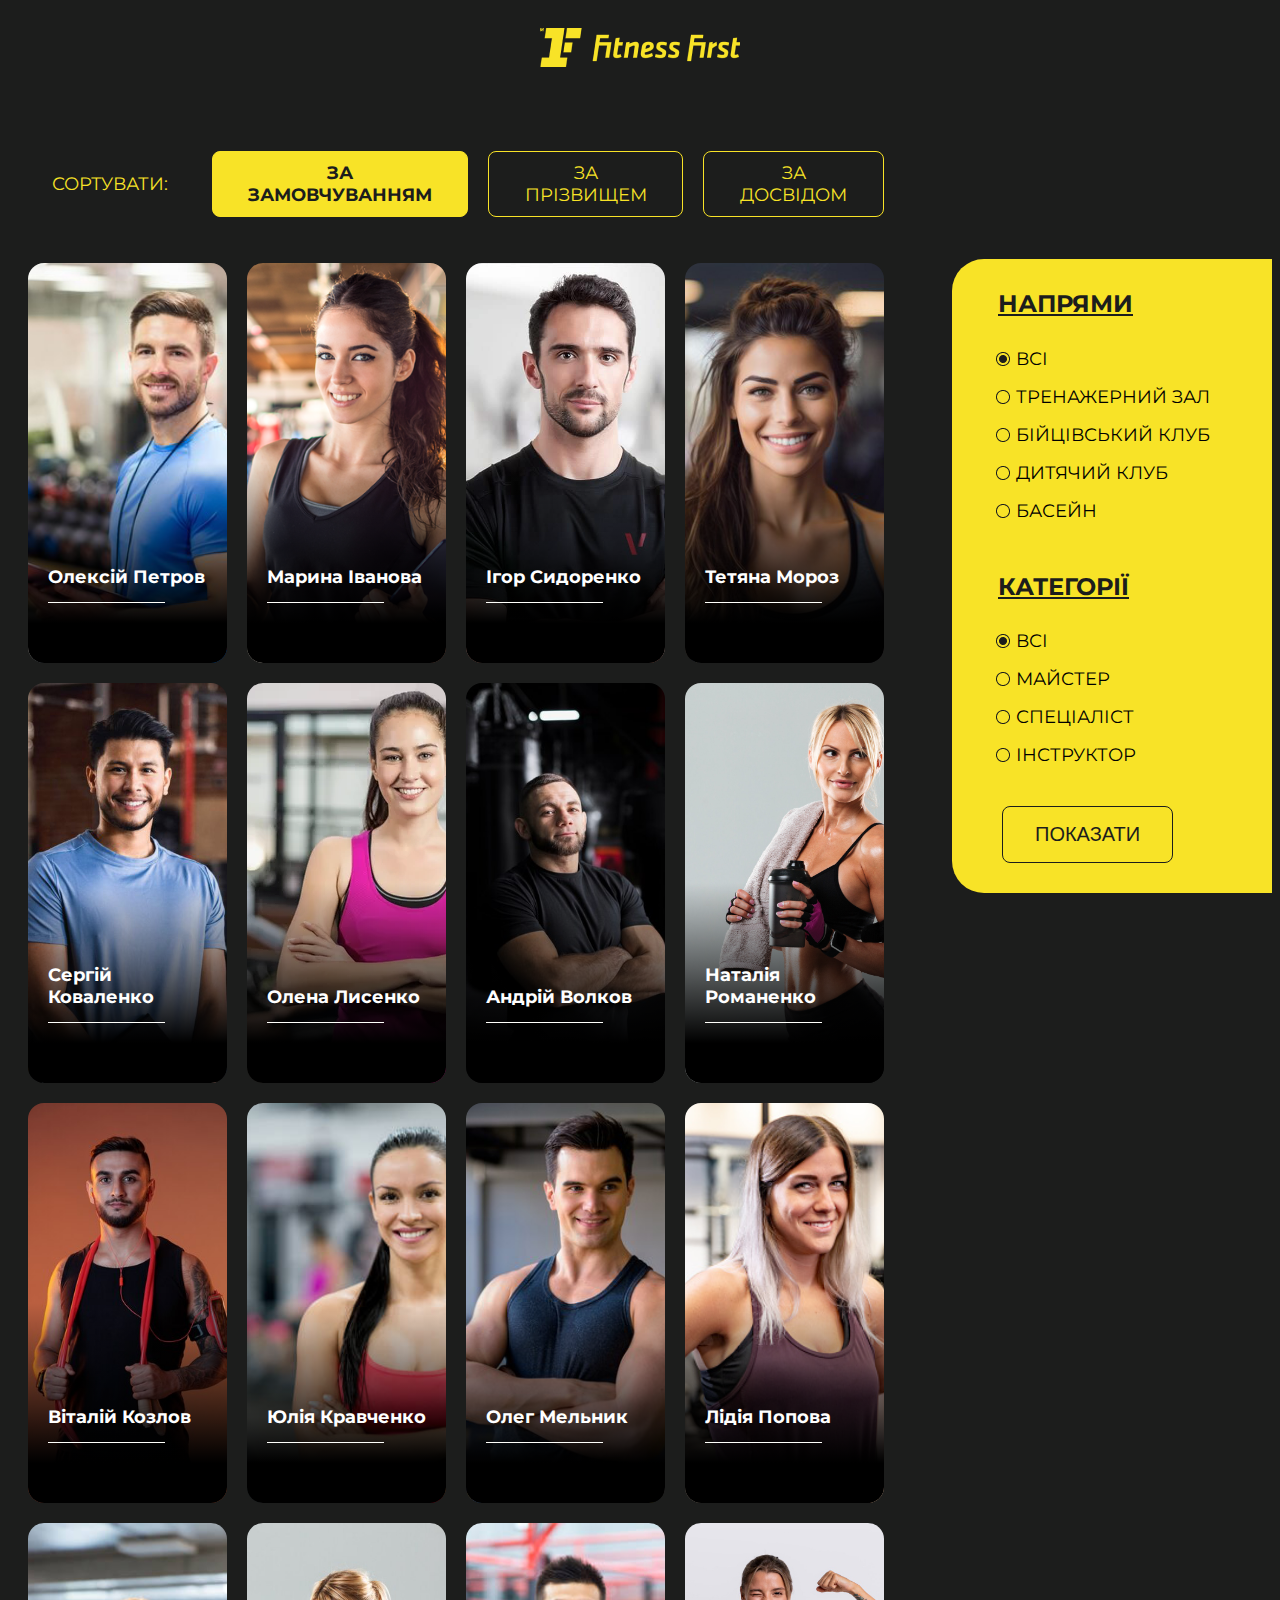
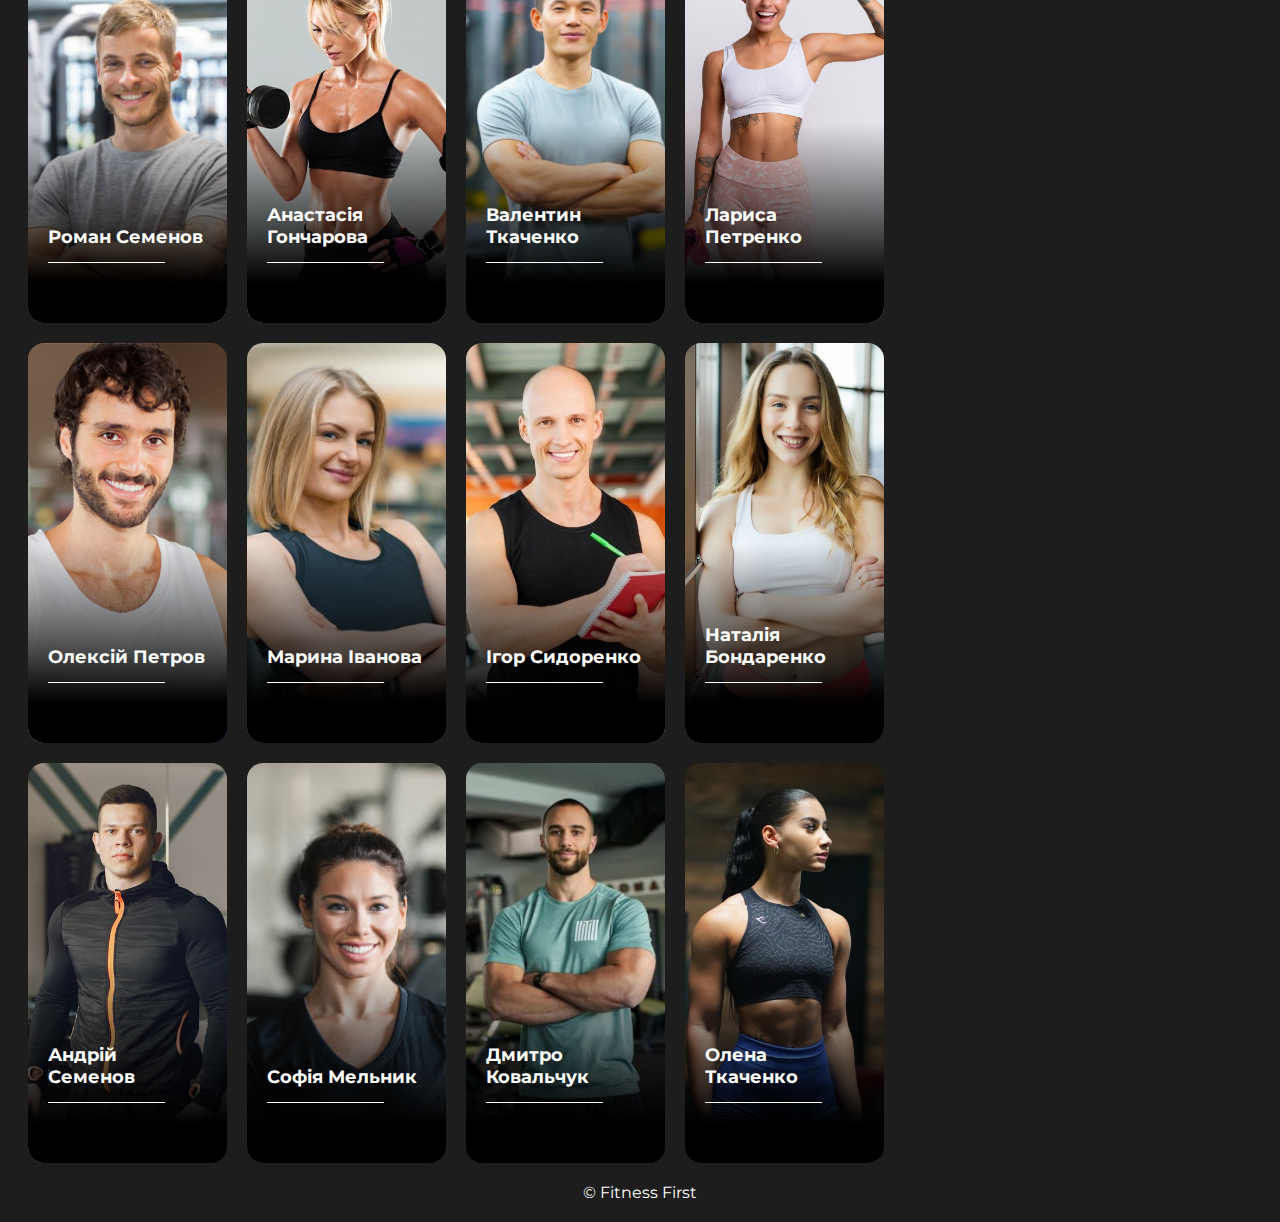
<file: index.html>
<!DOCTYPE html>
<html lang="en">
	<head>
		<meta charset="UTF-8" />
		<meta name="viewport" content="width=device-width, initial-scale=1.0" />
		<title>Document</title>

		<link
			rel="apple-touch-icon"
			sizes="180x180"
			href="./favicons/apple-touch-icon.jpg"
		/>
		<link
			rel="icon"
			type="image/jpg"
			sizes="32x32"
			href="./favicons/favicon-32x32.jpg"
		/>
		<link
			rel="icon"
			type="image/jpg"
			sizes="16x16"
			href="./favicons/favicon-16x16.jpg"
		/>
		<link rel="manifest" href="./favicons/site.webmanifest" />
		<link
			rel="mask-icon"
			href="./favicons/safari-pinned-tab.svg"
			color="#5bbad5"
		/>
		<meta name="msapplication-TileColor" content="#2b5797" />
		<meta name="theme-color" content="#473a3a" />

		<link rel="preconnect" href="https://fonts.googleapis.com" />
		<link rel="preconnect" href="https://fonts.gstatic.com" crossorigin />

		<link rel="stylesheet" href="./css/index.css" />
		<link
			href="https://fonts.googleapis.com/css2?family=Montserrat:wght@400;500;700&display=swap"
			rel="stylesheet"
		/>
	</head>
	<body>
		<header class="page-header">
			<a href="index.html" class="logo">
				<img
					src="./img/logo.png"
					alt=""
					class="logo__img"
					width="200"
					height="39"
				/>
			</a>
		</header>

		<div class="page-wrapper">
			<main class="page-main">
				<section class="sorting" hidden>
					<p class="sorting__element sorting__title">СОРТУВАТИ:</p>

					<button
						class="sorting__element sorting__btn sorting__btn--active"
						type="button"
:
					>
						ЗА замовчуванням
					</button>

					<button class="sorting__element sorting__btn" type="button">
						ЗА ПРІЗВИЩЕМ
					</button>

					<button class="sorting__element sorting__btn" type="button">
						ЗА ДОСВІДОМ
					</button>
				</section>

				<section class="trainers-cards">
					<ul class="trainers-cards__container">
						<!-- Контейнер для карток тренерів -->
					</ul>
				</section>
			</main>

			<aside class="sidebar" hidden>
				<form class="sidebar__filters filters">
					<fieldset class="filters__fieldset">
						<legend class="filters__legend">НАПРЯМИ</legend>

						<input
							class="filters__input"
							type="radio"
							name="direction"
							id="all-direction"
							value="all"
							checked
						/>
						<label for="all-direction" class="filters__label"> ВСІ </label>

						<input
							class="filters__input"
							type="radio"
							name="direction"
							id="gym"
							value="gym"
						/>
						<label for="gym" class="filters__label"> ТРЕНАЖЕРНИЙ ЗАЛ </label>

						<input
							class="filters__input"
							type="radio"
							name="direction"
							id="fight-club"
							value="fight club"
						/>
						<label for="fight-club" class="filters__label">
							БІЙЦІВСЬКИЙ КЛУБ
						</label>

						<input
							class="filters__input"
							type="radio"
							name="direction"
							id="kids-club"
							value="kids club"
						/>
						<label for="kids-club" class="filters__label"> ДИТЯЧИЙ КЛУБ </label>

						<input
							class="filters__input"
							type="radio"
							name="direction"
							id="swimming-pool"
							value="swimming pool"
						/>
						<label for="swimming-pool" class="filters__label"> БАСЕЙН </label>
					</fieldset>

					<fieldset class="filters__fieldset">
						<legend class="filters__legend">КАТЕГОРІЇ</legend>

						<input
							class="filters__input"
							type="radio"
							name="category"
							id="all-category"
							value="all"
							checked
						/>
						<label for="all-category" class="filters__label"> ВСІ </label>

						<input
							class="filters__input"
							type="radio"
							name="category"
							id="master"
							value="master"
						/>
						<label for="master" class="filters__label"> МАЙСТЕР </label>

						<input
							class="filters__input"
							type="radio"
							name="category"
							id="specialist"
							value="specialist"
						/>
						<label for="specialist" class="filters__label"> СПЕЦІАЛІСТ </label>

						<input
							class="filters__input"
							type="radio"
							name="category"
							id="instructor"
							value="instructor"
						/>
						<label for="instructor" class="filters__label"> ІНСТРУКТОР </label>
					</fieldset>

					<input type="submit" value="ПОКАЗАТИ" class="filters__submit" />
				</form>
			</aside>
		</div>

		<footer class="page__footer">
			<p class="copyright">&copy; Fitness First</p>
		</footer>

		<template id="modal-template">
			<div class="modal">
				<div class="modal__body">
					<img
						src="./img/trainers/trainer-m1.jpg"
						alt=""
						class="modal__img"
						width="280"
						height="360"
					/>
					<div class="modal__description">
						<p class="modal__name">Мануйленко Артем</p>
						<p class="modal__point modal__point--category">
							Категорія: інструктор
						</p>
						<p class="modal__point modal__point--experience">Досвід: 8 років</p>
						<p class="modal__point modal__point--specialization">
							Напрям тренера: Тренажерний зал
						</p>
						<p class="modal__text">
							Артем спеціалізується на функціональному тренуванні. Він розробив
							власну систему вправ для зміцнення корпусу. Його учні завжди
							отримують видимі результати.
						</p>
					</div>

					<button class="modal__close">
						<svg
							xmlns="http://www.w3.org/2000/svg"
							width="30"
							height="30"
							viewBox="0 0 72 72"
						>
							<path
								d="M 19 15 C 17.977 15 16.951875 15.390875 16.171875 16.171875 C 14.609875 17.733875 14.609875 20.266125 16.171875 21.828125 L 30.34375 36 L 16.171875 50.171875 C 14.609875 51.733875 14.609875 54.266125 16.171875 55.828125 C 16.951875 56.608125 17.977 57 19 57 C 20.023 57 21.048125 56.609125 21.828125 55.828125 L 36 41.65625 L 50.171875 55.828125 C 51.731875 57.390125 54.267125 57.390125 55.828125 55.828125 C 57.391125 54.265125 57.391125 51.734875 55.828125 50.171875 L 41.65625 36 L 55.828125 21.828125 C 57.390125 20.266125 57.390125 17.733875 55.828125 16.171875 C 54.268125 14.610875 51.731875 14.609875 50.171875 16.171875 L 36 30.34375 L 21.828125 16.171875 C 21.048125 15.391875 20.023 15 19 15 z"
							></path>
						</svg>
					</button>
				</div>
			</div>
		</template>

		<template id="trainer-card">
			<li class="trainer">
				<img
					src="./img/trainers/trainer-m12.png"
					alt=""
					class="trainer__img"
					width="280"
					height="300"
				/>
				<p class="trainer__name">Мануйленко Артем</p>

				<button class="trainer__show-more" type="button">ПОКАЗАТИ</button>
			</li>
		</template>

		<script src="./js/index.js"></script>
	</body>
</html>
</file>
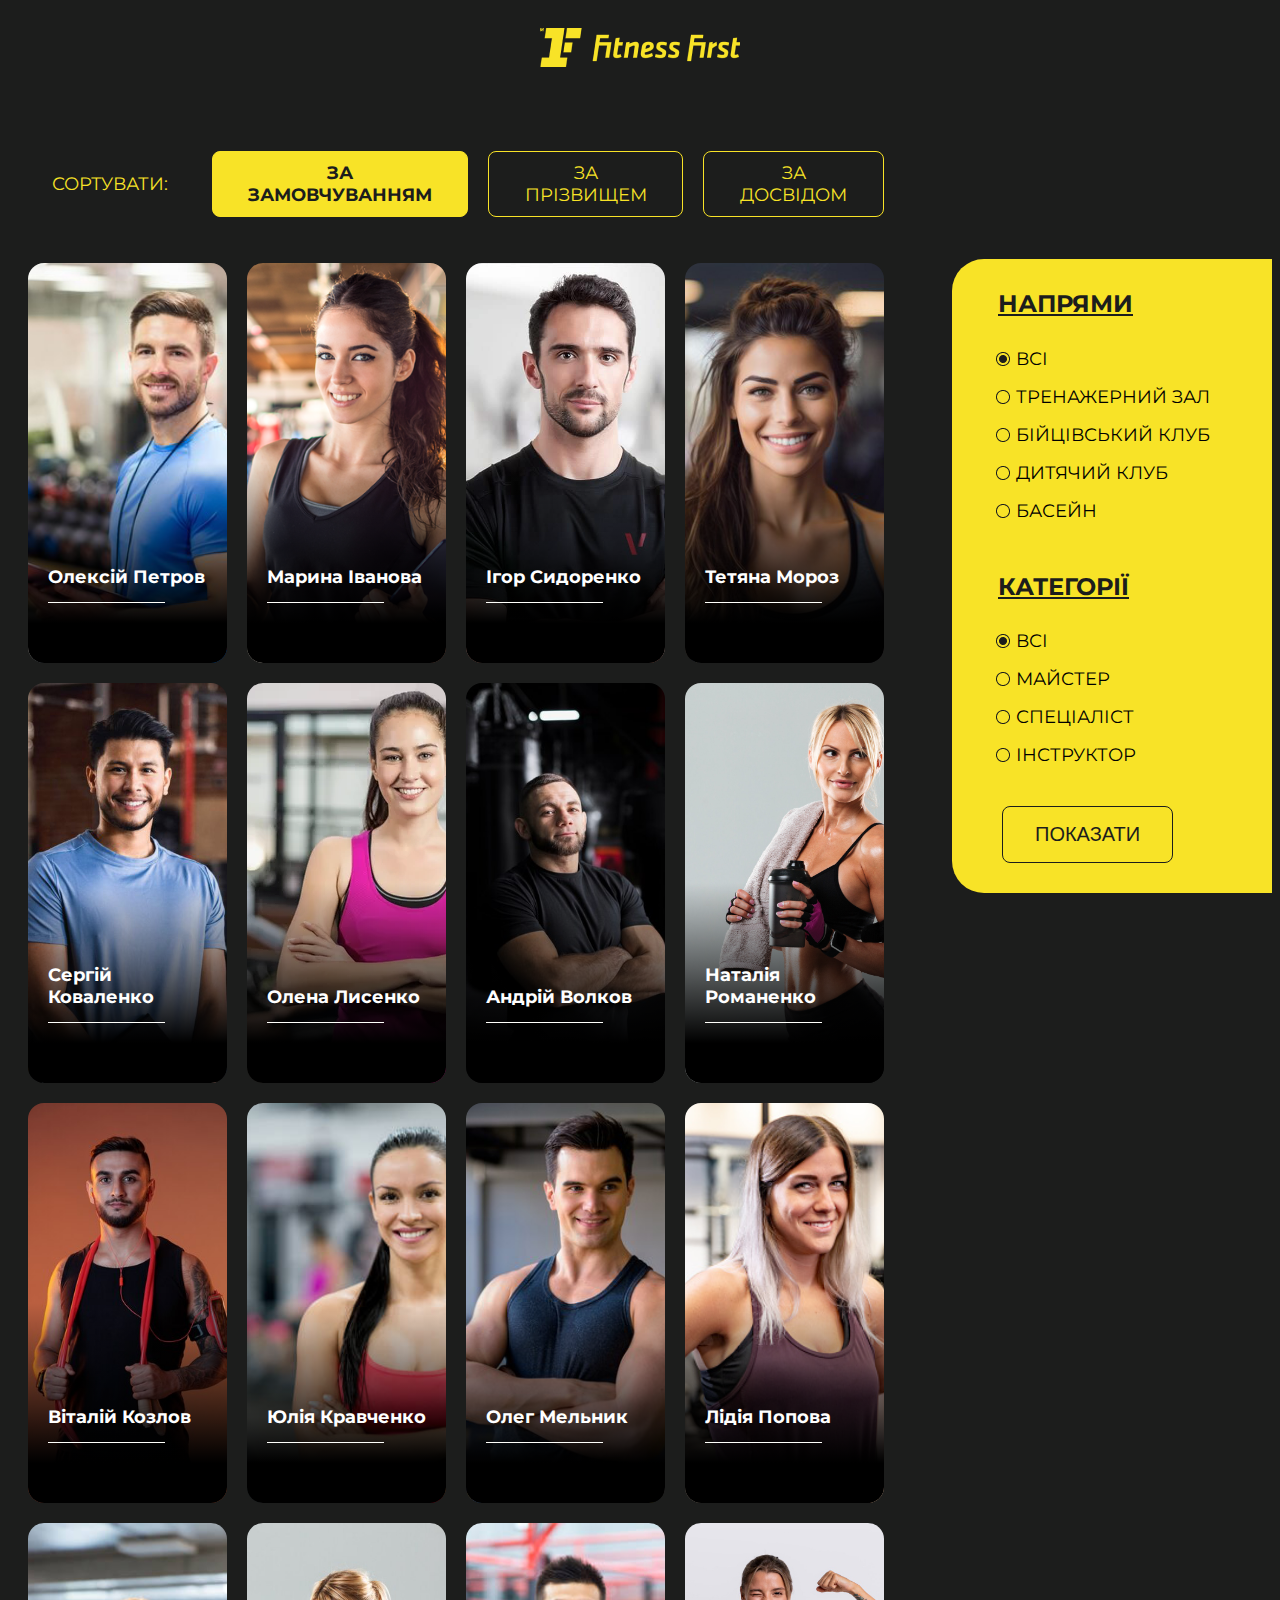
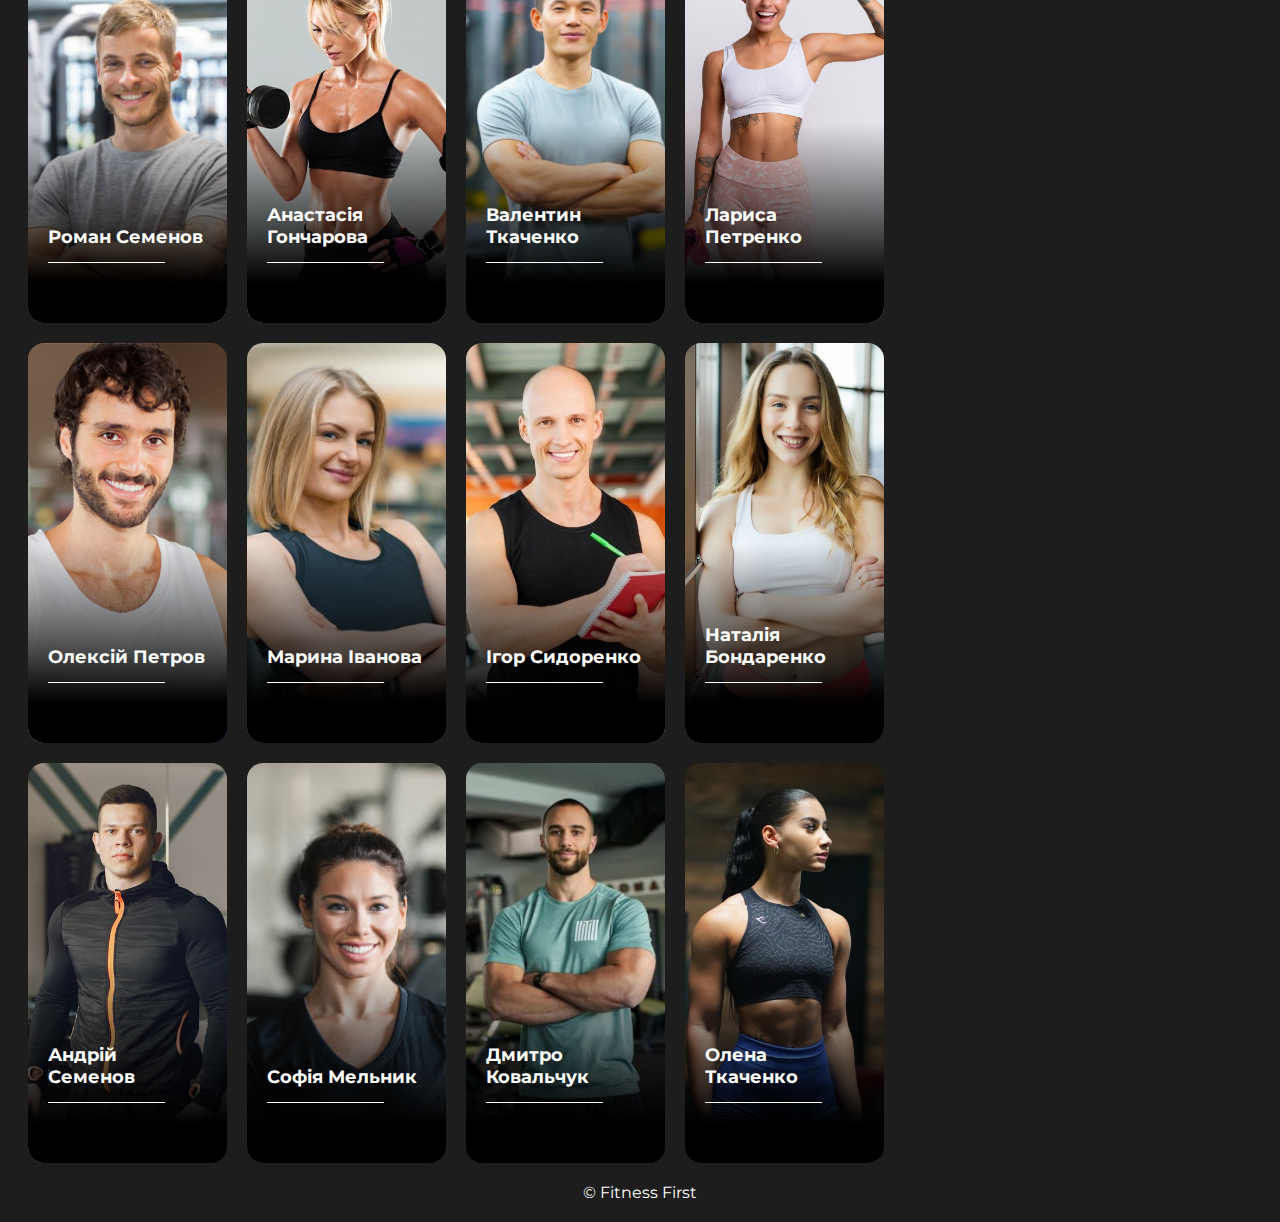
<file: poblic/index.html>
<!DOCTYPE html>
<html lang="en">
	<head>
		<meta charset="UTF-8" />
		<meta name="viewport" content="width=device-width, initial-scale=1.0" />
		<title>Fitnes First</title>

		<link
			rel="apple-touch-icon"
			sizes="180x180"
			href="./favicons/apple-touch-icon.jpg"
		/>
		<link
			rel="icon"
			type="image/jpg"
			sizes="32x32"
			href="./favicons/favicon-32x32.jpg"
		/>
		<link
			rel="icon"
			type="image/jpg"
			sizes="16x16"
			href="./favicons/favicon-16x16.jpg"
		/>
		<link rel="icon" type="image/x-icon" href="./favicons/favicon.ico" />
		<link rel="manifest" href="./favicons/site.webmanifest" />
		<link
			rel="mask-icon"
			href="./favicons/safari-pinned-tab.svg"
			color="#5bbad5"
		/>
		<meta name="msapplication-TileColor" content="#2b5797" />
		<meta name="theme-color" content="#473a3a" />

		<link rel="preconnect" href="https://fonts.googleapis.com" />
		<link rel="preconnect" href="https://fonts.gstatic.com" crossorigin />

		<link rel="stylesheet" href="./css/index.css" />
		<link
			href="https://fonts.googleapis.com/css2?family=Montserrat:wght@400;500;700&display=swap"
			rel="stylesheet"
		/>
	</head>
	<body>
		<header class="page-header">
			<a href="index.html" class="logo">
				<img
					src="./img/logo.png"
					alt=""
					class="logo__img"
					width="200"
					height="39"
				/>
			</a>
		</header>

		<div class="page-wrapper">
			<main class="page-main">
				<section class="sorting" hidden>
					<p class="sorting__element sorting__title">СОРТУВАТИ:</p>

					<button
						class="sorting__element sorting__btn sorting__btn--active"
						type="button"
:
					>
						ЗА замовчуванням
					</button>

					<button class="sorting__element sorting__btn" type="button">
						ЗА ПРІЗВИЩЕМ
					</button>

					<button class="sorting__element sorting__btn" type="button">
						ЗА ДОСВІДОМ
					</button>
				</section>

				<section class="trainers-cards">
					<ul class="trainers-cards__container">
						<!-- Контейнер для карток тренерів -->
					</ul>
				</section>
			</main>

			<aside class="sidebar" hidden>
				<form class="sidebar__filters filters">
					<fieldset class="filters__fieldset">
						<legend class="filters__legend">НАПРЯМИ</legend>

						<input
							class="filters__input"
							type="radio"
							name="direction"
							id="all-direction"
							value="all"
							checked
						/>
						<label for="all-direction" class="filters__label"> ВСІ </label>

						<input
							class="filters__input"
							type="radio"
							name="direction"
							id="gym"
							value="gym"
						/>
						<label for="gym" class="filters__label"> ТРЕНАЖЕРНИЙ ЗАЛ </label>

						<input
							class="filters__input"
							type="radio"
							name="direction"
							id="fight-club"
							value="fight club"
						/>
						<label for="fight-club" class="filters__label">
							БІЙЦІВСЬКИЙ КЛУБ
						</label>

						<input
							class="filters__input"
							type="radio"
							name="direction"
							id="kids-club"
							value="kids club"
						/>
						<label for="kids-club" class="filters__label"> ДИТЯЧИЙ КЛУБ </label>

						<input
							class="filters__input"
							type="radio"
							name="direction"
							id="swimming-pool"
							value="swimming pool"
						/>
						<label for="swimming-pool" class="filters__label"> БАСЕЙН </label>
					</fieldset>

					<fieldset class="filters__fieldset">
						<legend class="filters__legend">КАТЕГОРІЇ</legend>

						<input
							class="filters__input"
							type="radio"
							name="category"
							id="all-category"
							value="all"
							checked
						/>
						<label for="all-category" class="filters__label"> ВСІ </label>

						<input
							class="filters__input"
							type="radio"
							name="category"
							id="master"
							value="master"
						/>
						<label for="master" class="filters__label"> МАЙСТЕР </label>

						<input
							class="filters__input"
							type="radio"
							name="category"
							id="specialist"
							value="specialist"
						/>
						<label for="specialist" class="filters__label"> СПЕЦІАЛІСТ </label>

						<input
							class="filters__input"
							type="radio"
							name="category"
							id="instructor"
							value="instructor"
						/>
						<label for="instructor" class="filters__label"> ІНСТРУКТОР </label>
					</fieldset>

					<input type="submit" value="ПОКАЗАТИ" class="filters__submit" />
				</form>
			</aside>
		</div>

		<footer class="page__footer">
			<p class="copyright">&copy; Fitness First</p>
		</footer>

		<template id="modal-template">
			<div class="modal">
				<div class="modal__body">
					<img
						src="./img/trainers/trainer-m1.jpg"
						alt=""
						class="modal__img"
						width="280"
						height="360"
					/>
					<div class="modal__description">
						<p class="modal__name">Мануйленко Артем</p>
						<p class="modal__point modal__point--category">
							Категорія: інструктор
						</p>
						<p class="modal__point modal__point--experience">Досвід: 8 років</p>
						<p class="modal__point modal__point--specialization">
							Напрям тренера: Тренажерний зал
						</p>
						<p class="modal__text">
							Артем спеціалізується на функціональному тренуванні. Він розробив
							власну систему вправ для зміцнення корпусу. Його учні завжди
							отримують видимі результати.
						</p>
					</div>

					<button class="modal__close">
						<svg
							xmlns="http://www.w3.org/2000/svg"
							width="30"
							height="30"
							viewBox="0 0 72 72"
						>
							<path
								d="M 19 15 C 17.977 15 16.951875 15.390875 16.171875 16.171875 C 14.609875 17.733875 14.609875 20.266125 16.171875 21.828125 L 30.34375 36 L 16.171875 50.171875 C 14.609875 51.733875 14.609875 54.266125 16.171875 55.828125 C 16.951875 56.608125 17.977 57 19 57 C 20.023 57 21.048125 56.609125 21.828125 55.828125 L 36 41.65625 L 50.171875 55.828125 C 51.731875 57.390125 54.267125 57.390125 55.828125 55.828125 C 57.391125 54.265125 57.391125 51.734875 55.828125 50.171875 L 41.65625 36 L 55.828125 21.828125 C 57.390125 20.266125 57.390125 17.733875 55.828125 16.171875 C 54.268125 14.610875 51.731875 14.609875 50.171875 16.171875 L 36 30.34375 L 21.828125 16.171875 C 21.048125 15.391875 20.023 15 19 15 z"
							></path>
						</svg>
					</button>
				</div>
			</div>
		</template>

		<template id="trainer-card">
			<li class="trainer">
				<img
					src="./img/trainers/trainer-m12.png"
					alt=""
					class="trainer__img"
					width="280"
					height="300"
				/>
				<p class="trainer__name">Мануйленко Артем</p>

				<button class="trainer__show-more" type="button">ПОКАЗАТИ</button>
			</li>
		</template>

		<script src="./js/index.js"></script>
	</body>
</html>
</file>
<file: css/index.css>
*,
*::after,
*::before {
	box-sizing: border-box;
}

html {
	height: 100%;
}

body {
	background-color: #1c1d1c;
	font-family: "Montserrat", sans-serif;
	display: grid;
	grid-template-rows: auto 1fr auto;
	height: 100%;
}

a {
	text-decoration: none;
}

button {
	font: inherit;
	color: inherit;
}

img {
	max-width: 100%;
}

[hidden] {
	display: none !important;
}

.page-header {
	padding-top: 20px;
	padding-bottom: 44px;
	text-align: center;
}

.page-wrapper {
	position: relative;
}

.page-main {
	max-width: 70vw;
	padding-left: 20px;
	padding-right: 20px;
}

/* * SORTING */

.sorting {
	padding-top: 30px;
	padding-bottom: 40px;

	display: flex;
	align-items: center;
	column-gap: 20px;
}

.sorting__title {
	padding: 10px 24px;
	color: #f8e327;
	font-size: 18px;
	line-height: normal;
	text-transform: uppercase;
}

.sorting__btn {
	padding: 10px 24px;
	color: #f8e327;
	font-size: 18px;
	line-height: normal;
	text-transform: uppercase;
	border-radius: 8px;
	background-color: transparent;
	border: 1px solid #f8e327;
	cursor: pointer;
}

.sorting__btn--active {
	background-color: #f8e327;
	color: #1c1d1c;
	font-weight: 700;
}

/* * TRAINERS */

.trainers-cards__container {
	padding-left: 0;
	margin-top: 0;
	margin-bottom: 0;
	list-style-type: none;

	display: grid;
	grid-template-columns: repeat(4, 1fr);
	gap: 20px;
}

/* Додаємо адаптивність */
@media (max-width: 1200px) {
	.trainers-cards__container {
		grid-template-columns: repeat(3, 1fr);
	}
}

@media (max-width: 900px) {
	.trainers-cards__container {
		grid-template-columns: repeat(2, 1fr);
	}
}

@media (max-width: 600px) {
	.trainers-cards__container {
		grid-template-columns: 1fr;
	}
}

.trainer {
	position: relative;
	padding: 40px 20px;
	border-radius: 16px;
	overflow: hidden;
	height: 400px;

	display: flex;
	flex-direction: column;
}

.trainer::before {
	content: "";
	position: absolute;
	bottom: 0;
	left: 0;
	width: 100%;
	height: 50%;
	background-image: linear-gradient(to top, #000 20%, rgba(0, 0, 0, 0) 100%);
	z-index: -1;
}

.trainer__img {
	position: absolute;
	left: 0;
	top: 0;
	width: 100%;
	height: 100%;
	z-index: -2;
	object-fit: cover;
	object-position: top center;
}

.trainer__name {
	margin-top: auto;
	margin-bottom: 20px;
	padding-bottom: 15px;
	position: relative;

	color: #fff;
	font-size: 18px;
	font-weight: 700;
	line-height: normal;
}

.trainer__name::after {
	content: "";
	position: absolute;
	bottom: 0;
	left: 0;
	background-color: #fffffb;
	width: 117px;
	height: 1px;
}

.trainer__show-more {
	width: max-content;
	margin-left: auto;
	margin-right: auto;

	padding: 10px 24px;
	border-radius: 8px;
	border: 1px solid #1c1d1c;
	background-color: #f8e327;
	cursor: pointer;
	display: none;
}

.trainer:hover .trainer__show-more {
	display: block;
}

/* * MODAL */

.modal {
	position: fixed;
	left: 0;
	top: 0;
	width: 100vw;
	height: 100vh;
	background-color: rgba(255, 255, 255, 0.6);
	z-index: 3;
	display: flex;
}

.modal__body {
	margin: auto;
	max-width: 60vw;
	padding: 40px;
	background-color: #1c1d1c;
	border-radius: 16px;
	z-index: 3;

	display: grid;
	grid-template-columns: 280px 1fr;
	column-gap: 40px;

	position: relative;
}

.modal__close {
	position: absolute;
	right: 20px;
	top: 20px;
	border: 2px solid #f8e327;
	width: 40px;
	height: 40px;
	border-radius: 50%;
	background-color: transparent;
	display: flex;
	cursor: pointer;
}

.modal__close svg {
	margin: auto;
	fill: #f8e327;
}

.modal__img {
	object-fit: cover;
	object-position: top center;
}

.modal__name {
	margin-top: 0;
	margin-bottom: 20px;
	position: relative;

	color: #fff;
	font-size: 22px;
	font-weight: 700;
	line-height: normal;
}

.modal__point {
	margin-top: 0;
	margin-bottom: 0;

	color: rgba(255, 255, 255, 0.75);
	font-size: 18px;
	font-weight: 400;
	line-height: 1.5;
}

.modal__description {
	margin-top: 30px;
	margin-bottom: 0;

	color: #fff;
	font-size: 18px;
	font-weight: 400;
	line-height: normal;
}

.modal-open {
	overflow: hidden;
}
  

/* * FILTERS */

.sidebar {
	position: absolute;
	right: 0;
	top: 144px;
	width: 25vw;
	padding: 30px;
	border-top-left-radius: 32px;
	border-bottom-left-radius: 32px;
	background-color: #f8e327;
}

.filters__legend {
	color: #1c1d1c;
	font-size: 24px;
	font-weight: 700;
	line-height: normal;
	text-decoration: underline;
	text-transform: uppercase;
	margin-bottom: 24px;
}

.filters__fieldset {
	display: grid;
	row-gap: 16px;
	border: none;
}

.filters__fieldset:not(:last-of-type) {
	margin-bottom: 40px;
}

.filters__input {
	display: none;
}

.filters__label {
	position: relative;
	padding-left: 20px;
	background-image: url(../img/ellipse.png);
	background-repeat: no-repeat;
	background-position: left center;
	background-size: 14px 14px;
	cursor: pointer;

	font-size: 18px;
	text-transform: uppercase;
}

.filters__input:checked + .filters__label {
	background-image: url(../img/ellipse-checked.png);
}

.filters__submit {
	display: block;
	width: max-content;
	padding: 16px 32px;
	margin-top: 30px;
	margin-left: 20px;

	border-radius: 8px;
	border: 1px solid #1c1d1c;
	background-color: transparent;

	color: #1c1d1c;
	font-size: 20px;
	line-height: normal;
	cursor: pointer;
}

.filters__submit:hover {
	border: 1px solid #1c1d1c;
	background-color: #1c1d1c;
	color: #f8e327;
}

/* * FOOTER */

.page__footer {
	padding-top: 20px;
	padding-bottom: 20px;
}

.copyright {
	color: #fff;
	text-align: center;
	margin: 0;
}



/* CSS для прелоадера */
#preloader {
    display: none; /* Изначально скрыт */
    position: fixed;
    top: 0;
    left: 0;
    right: 0;
    bottom: 0;
    background: rgba(255, 255, 255, 0.95); /* Затемненный фон */
    display: flex;
    align-items: center;
    justify-content: center;
    z-index: 1000;
}

.spinner {
    width: 50px;
    height: 50px;
    border: 5px solid rgba(0, 0, 0, 0.1);
    border-top: 5px solid #333;
    border-radius: 50%;
    animation: spin 1s linear infinite;
}

/* Анимация вращения */
@keyframes spin {
    0% { transform: rotate(0deg); }
    100% { transform: rotate(360deg); }
}

/* Класс для отключения прокрутки */
.body-no-scroll {
    overflow: hidden;
}
</file>
<file: poblic/css/index.css>
*,
*::after,
*::before {
	box-sizing: border-box;
}

html {
	height: 100%;
}

body {
	background-color: #1c1d1c;
	font-family: "Montserrat", sans-serif;
	display: grid;
	grid-template-rows: auto 1fr auto;
	height: 100%;
}

a {
	text-decoration: none;
}

button {
	font: inherit;
	color: inherit;
}

img {
	max-width: 100%;
}

[hidden] {
	display: none !important;
}

.page-header {
	padding-top: 20px;
	padding-bottom: 44px;
	text-align: center;
}

.page-wrapper {
	position: relative;
}

.page-main {
	max-width: 70vw;
	padding-left: 20px;
	padding-right: 20px;
}

/* * SORTING */

.sorting {
	padding-top: 30px;
	padding-bottom: 40px;

	display: flex;
	align-items: center;
	column-gap: 20px;
}

.sorting__title {
	padding: 10px 24px;
	color: #f8e327;
	font-size: 18px;
	line-height: normal;
	text-transform: uppercase;
}

.sorting__btn {
	padding: 10px 24px;
	color: #f8e327;
	font-size: 18px;
	line-height: normal;
	text-transform: uppercase;
	border-radius: 8px;
	background-color: transparent;
	border: 1px solid #f8e327;
	cursor: pointer;
}

.sorting__btn--active {
	background-color: #f8e327;
	color: #1c1d1c;
	font-weight: 700;
}

/* * TRAINERS */

.trainers-cards__container {
	padding-left: 0;
	margin-top: 0;
	margin-bottom: 0;
	list-style-type: none;

	display: grid;
	grid-template-columns: repeat(4, 1fr);
	gap: 20px;
}

/* Додаємо адаптивність */
@media (max-width: 1200px) {
	.trainers-cards__container {
		grid-template-columns: repeat(3, 1fr);
	}
}

@media (max-width: 900px) {
	.trainers-cards__container {
		grid-template-columns: repeat(2, 1fr);
	}
}

@media (max-width: 600px) {
	.trainers-cards__container {
		grid-template-columns: 1fr;
	}
}

.trainer {
	position: relative;
	padding: 40px 20px;
	border-radius: 16px;
	overflow: hidden;
	height: 400px;

	display: flex;
	flex-direction: column;
}

.trainer::before {
	content: "";
	position: absolute;
	bottom: 0;
	left: 0;
	width: 100%;
	height: 50%;
	background-image: linear-gradient(to top, #000 20%, rgba(0, 0, 0, 0) 100%);
	z-index: -1;
}

.trainer__img {
	position: absolute;
	left: 0;
	top: 0;
	width: 100%;
	height: 100%;
	z-index: -2;
	object-fit: cover;
	object-position: top center;
}

.trainer__name {
	margin-top: auto;
	margin-bottom: 20px;
	padding-bottom: 15px;
	position: relative;

	color: #fff;
	font-size: 18px;
	font-weight: 700;
	line-height: normal;
}

.trainer__name::after {
	content: "";
	position: absolute;
	bottom: 0;
	left: 0;
	background-color: #fffffb;
	width: 117px;
	height: 1px;
}

.trainer__show-more {
	width: max-content;
	margin-left: auto;
	margin-right: auto;

	padding: 10px 24px;
	border-radius: 8px;
	border: 1px solid #1c1d1c;
	background-color: #f8e327;
	cursor: pointer;
	display: none;
}

.trainer:hover .trainer__show-more {
	display: block;
}

/* * MODAL */

.modal {
	position: fixed;
	left: 0;
	top: 0;
	width: 100vw;
	height: 100vh;
	background-color: rgba(255, 255, 255, 0.6);
	z-index: 3;
	display: flex;
}

.modal__body {
	margin: auto;
	max-width: 60vw;
	padding: 40px;
	background-color: #1c1d1c;
	border-radius: 16px;
	z-index: 3;

	display: grid;
	grid-template-columns: 280px 1fr;
	column-gap: 40px;

	position: relative;
}

.modal__close {
	position: absolute;
	right: 20px;
	top: 20px;
	border: 2px solid #f8e327;
	width: 40px;
	height: 40px;
	border-radius: 50%;
	background-color: transparent;
	display: flex;
	cursor: pointer;
}

.modal__close svg {
	margin: auto;
	fill: #f8e327;
}

.modal__img {
	object-fit: cover;
	object-position: top center;
}

.modal__name {
	margin-top: 0;
	margin-bottom: 20px;
	position: relative;

	color: #fff;
	font-size: 22px;
	font-weight: 700;
	line-height: normal;
}

.modal__point {
	margin-top: 0;
	margin-bottom: 0;

	color: rgba(255, 255, 255, 0.75);
	font-size: 18px;
	font-weight: 400;
	line-height: 1.5;
}

.modal__description {
	margin-top: 30px;
	margin-bottom: 0;

	color: #fff;
	font-size: 18px;
	font-weight: 400;
	line-height: normal;
}

.modal-open {
	overflow: hidden;
}
  

/* * FILTERS */

.sidebar {
	position: absolute;
	right: 0;
	top: 144px;
	width: 25vw;
	padding: 30px;
	border-top-left-radius: 32px;
	border-bottom-left-radius: 32px;
	background-color: #f8e327;
}

.filters__legend {
	color: #1c1d1c;
	font-size: 24px;
	font-weight: 700;
	line-height: normal;
	text-decoration: underline;
	text-transform: uppercase;
	margin-bottom: 24px;
}

.filters__fieldset {
	display: grid;
	row-gap: 16px;
	border: none;
}

.filters__fieldset:not(:last-of-type) {
	margin-bottom: 40px;
}

.filters__input {
	display: none;
}

.filters__label {
	position: relative;
	padding-left: 20px;
	background-image: url(../img/ellipse.png);
	background-repeat: no-repeat;
	background-position: left center;
	background-size: 14px 14px;
	cursor: pointer;

	font-size: 18px;
	text-transform: uppercase;
}

.filters__input:checked + .filters__label {
	background-image: url(../img/ellipse-checked.png);
}

.filters__submit {
	display: block;
	width: max-content;
	padding: 16px 32px;
	margin-top: 30px;
	margin-left: 20px;

	border-radius: 8px;
	border: 1px solid #1c1d1c;
	background-color: transparent;

	color: #1c1d1c;
	font-size: 20px;
	line-height: normal;
	cursor: pointer;
}

.filters__submit:hover {
	border: 1px solid #1c1d1c;
	background-color: #1c1d1c;
	color: #f8e327;
}

/* * FOOTER */

.page__footer {
	padding-top: 20px;
	padding-bottom: 20px;
}

.copyright {
	color: #fff;
	text-align: center;
	margin: 0;
}



/* CSS для прелоадера */
#preloader {
    display: none; /* Изначально скрыт */
    position: fixed;
    top: 0;
    left: 0;
    right: 0;
    bottom: 0;
    background: rgba(255, 255, 255, 0.95); /* Затемненный фон */
    display: flex;
    align-items: center;
    justify-content: center;
    z-index: 1000;
}

.spinner {
    width: 50px;
    height: 50px;
    border: 5px solid rgba(0, 0, 0, 0.1);
    border-top: 5px solid #333;
    border-radius: 50%;
    animation: spin 1s linear infinite;
}

/* Анимация вращения */
@keyframes spin {
    0% { transform: rotate(0deg); }
    100% { transform: rotate(360deg); }
}

/* Класс для отключения прокрутки */
.body-no-scroll {
    overflow: hidden;
}
</file>
